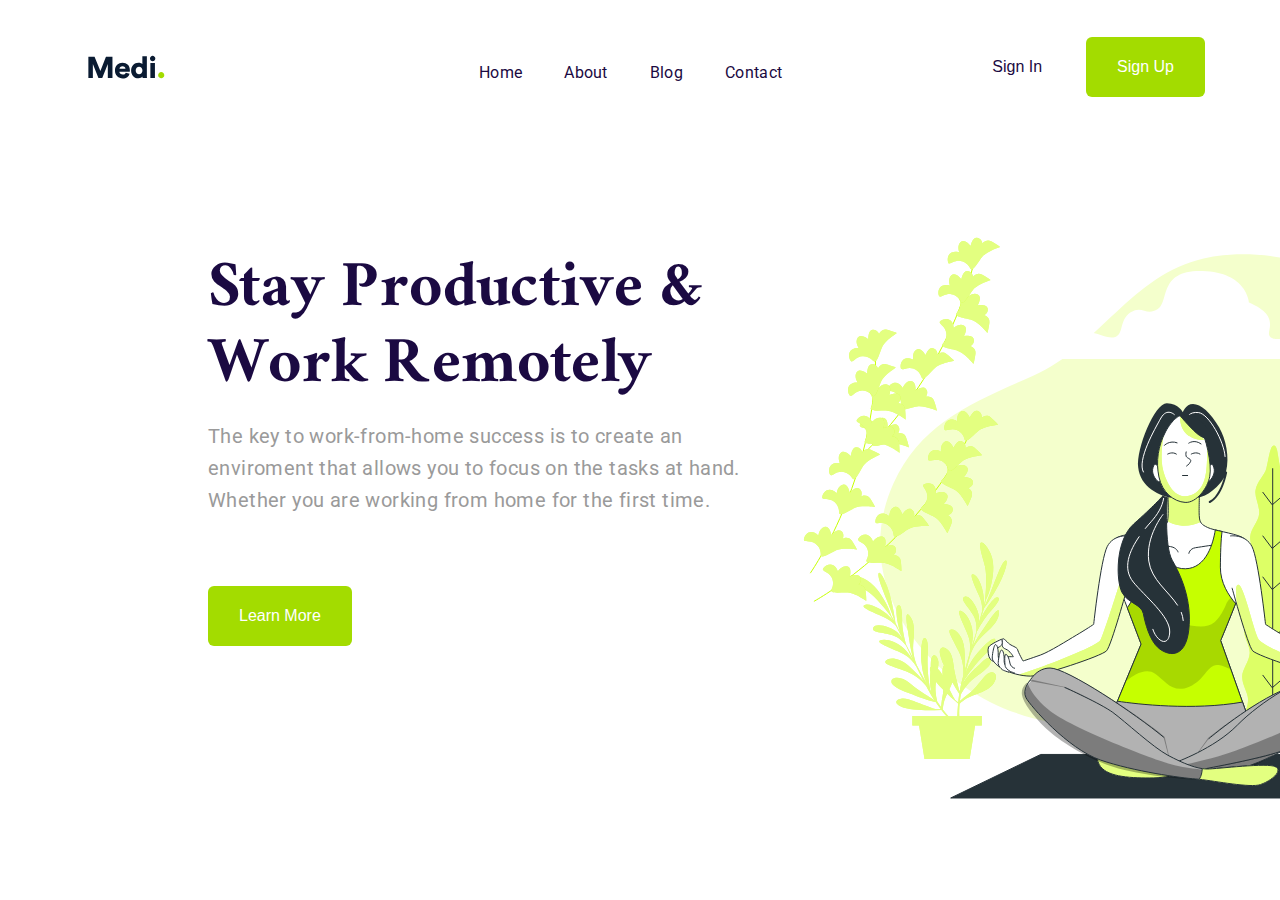
<file: Medi/index.html>
<head>

    <meta charset="UTF-8">
    <meta name="viewport" content="width=device-width, initial-scale=1.0">
    <title>Document</title>
    <link rel="stylesheet" href="style.css"> 
    <link href="https://fonts.googleapis.com/css2?family=Roboto&display=swap" rel="stylesheet">
    <link href="https://fonts.googleapis.com/css2?family=Ramaraja&family=Roboto&display=swap" rel="stylesheet"> 

</head>
<body>
    
    <div class="navbar"> 
    
        <a href="#" class="main_logo"><img src="https://ozged.github.io/Frontend-Bootcamp-101/used-images/Medi..svg" alt="main logo"></a>    
        <nav class="nav"> 
          <a href="#" class="nav__item">Home</a>
          <a href="#" class="nav__item">About</a>
          <a href="#" class="nav__item">Blog</a>
          <a href="#" class="nav__item">Contact</a>
        </nav>
        
        <div class="nav_button">
          <button type="button" class="button">Sign In</button>
          <button type="button" class="button">Sign Up</button>
        </div>
        
      </div>
      
    <div class="main_div">

        <div class="main_text">
            <span class="main_span">Stay Productive & 
                Work Remotely</span>
            <p class="main_p">The key to work-from-home success is to create an 
                enviroment that allows you to focus on the tasks at hand. 
                Whether you are working from home for the first time.
            </p>
            <button class="main_button" >Learn More</button>

        </div>

        <div class="main_img">
            <img src="https://ozged.github.io/Frontend-Bootcamp-101/used-images/Frame.svg" alt="A woman doing yoga">
        </div>

    </div>
</body>
</file>
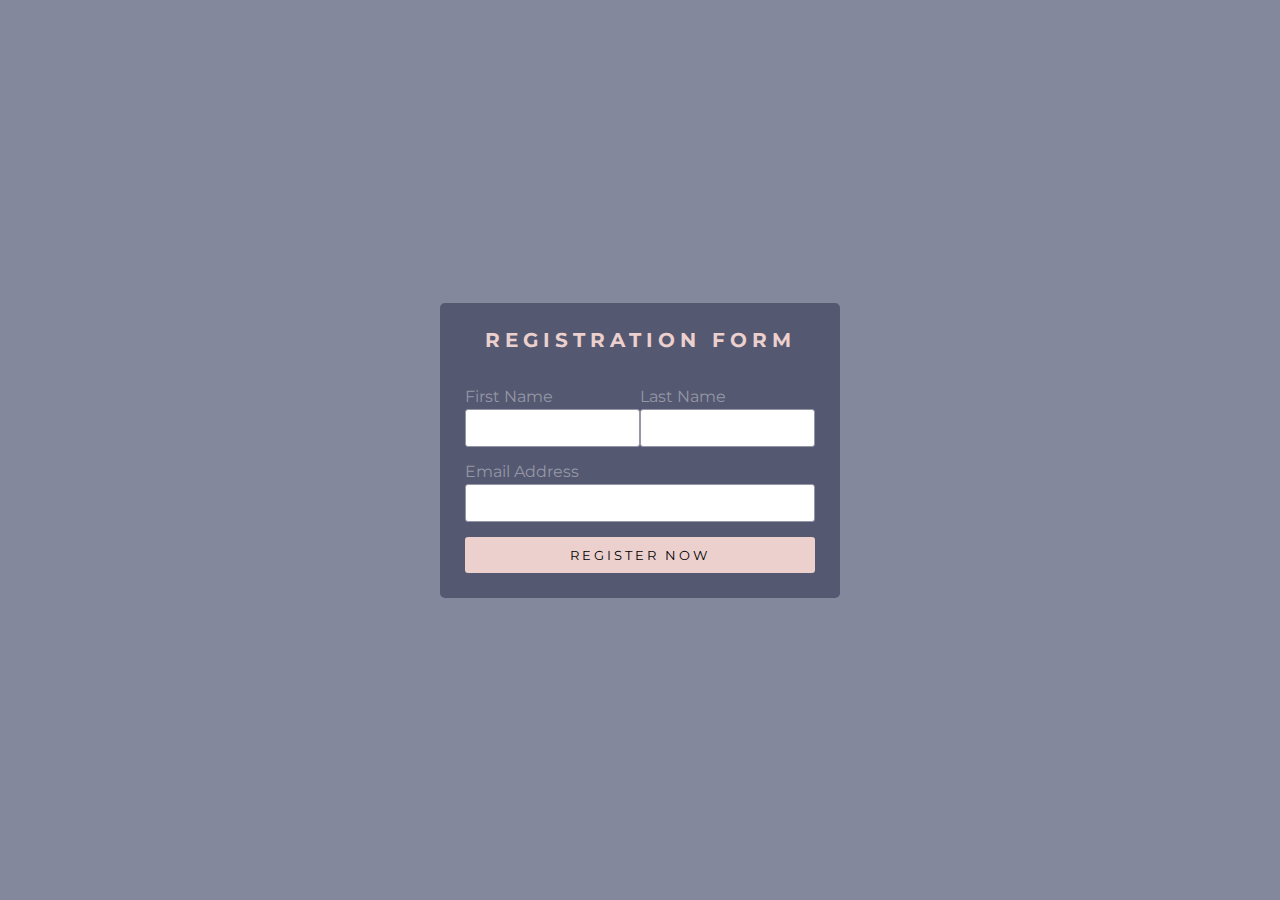
<file: register1.html>
<!DOCTYPE html>
<html lang="en">
<head>
    <meta charset="UTF-8">
    <meta name="viewport" content="width=device-width, initial-scale=1.0">
    <title>Document</title>
    <link rel="stylesheet" href="css/register1.css">    
</head>
<body>
    <div class="wrapper">
        <div class="registration_form">
            <div class="title">
                Registration Form
            </div>

            <form>
                <div class="form_wrap">
                    <div class="input_grp">
                        <div class="input_wrap">
                            <label for="fname">First Name</label>
                            <input type="text" id="fname">
                        </div>
                        <div class="input_wrap">
                            <label for="lname">Last Name</label>
                            <input type="text" id="lname">
                        </div>
                    </div>
                    <div class="input_wrap">
                        <label for="email">Email Address</label>
                        <input type="text" id="email">
                    </div>
                    <div class="input_wrap">
                        <input type="submit" value="Register Now" class="submit_btn">
                    </div>

                </div>
            </form>
        </div>
    </div>
</body>
</html>
</file>
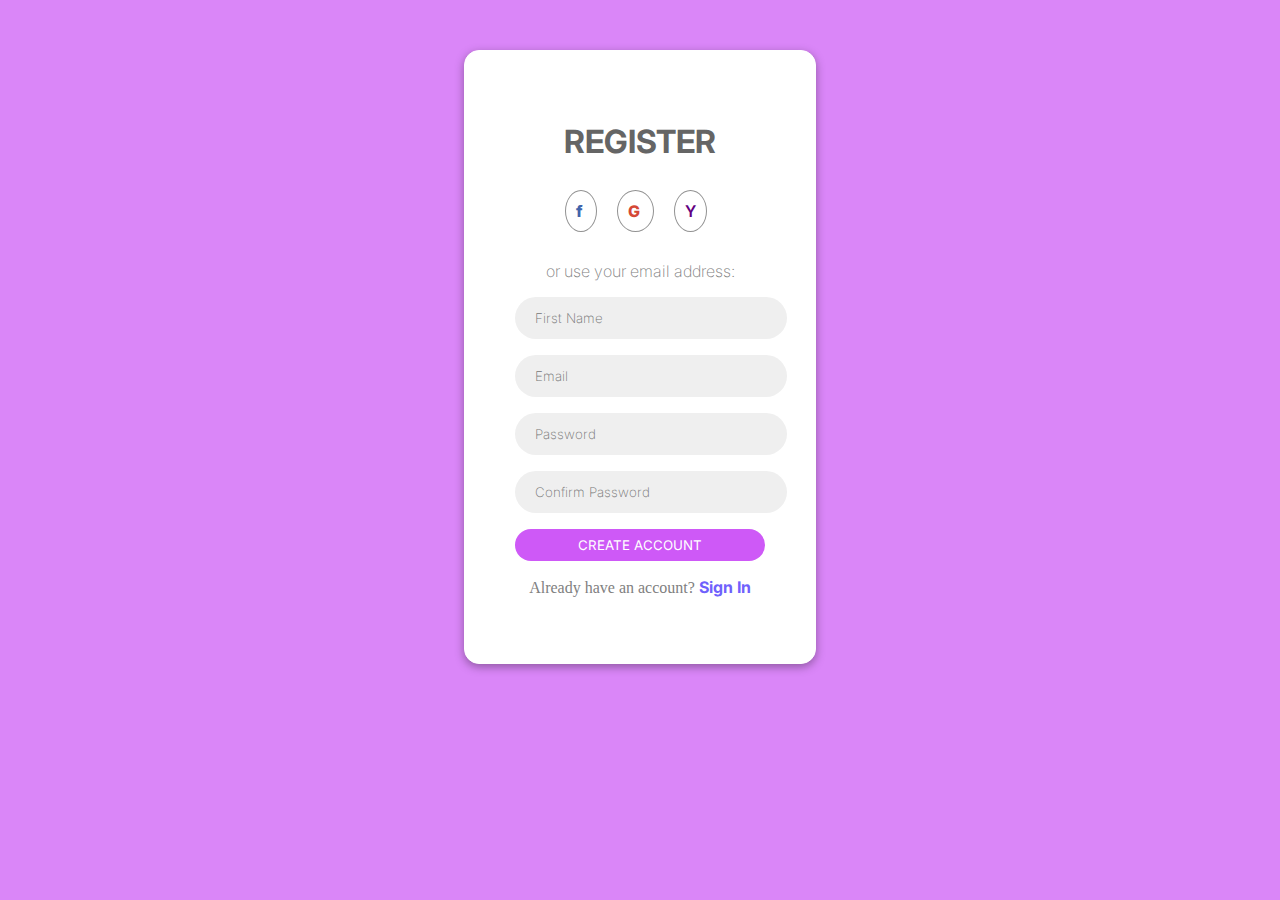
<file: register2.html>
<!DOCTYPE html>
<html lang="en">
<head>
    <meta charset="UTF-8">
    <meta name="viewport" content="width=device-width, initial-scale=1.0">
    <title>Document</title>
    <link rel="stylesheet" href="css/register2.css">    
    <link rel="preconnect" href="https://fonts.gstatic.com">
    <link href="https://fonts.googleapis.com/css2?family=Inter:wght@200;400;600;700;800&display=swap" rel="stylesheet">
</head>
<body>
    <div class="mainbox">
        <h1 class="head">REGISTER</h1>

        <div class="icon_socialmedias">
            <a href="#" class="btn-facebook"> f </a>
            <a href="#" class="btn-google"> G </a>
            <a href="#" class="btn-youtube"> Y </a>
        </div>

        <p class="desc">or use your email address:</p>

        <form class="inputs" action="">
            <input type="text" placeholder="First Name">
            <input type="email" placeholder="Email">
            <input type="password" placeholder="Password">
            <input type="password" placeholder="Confirm Password">
            <button type="submit" class="btn">CREATE ACCOUNT</button>
        </form>

        <p class="signlink">Already have an account? 
            <a href="">Sign In</a> 
        </p>
    </div>

</body>
</html>
</file>
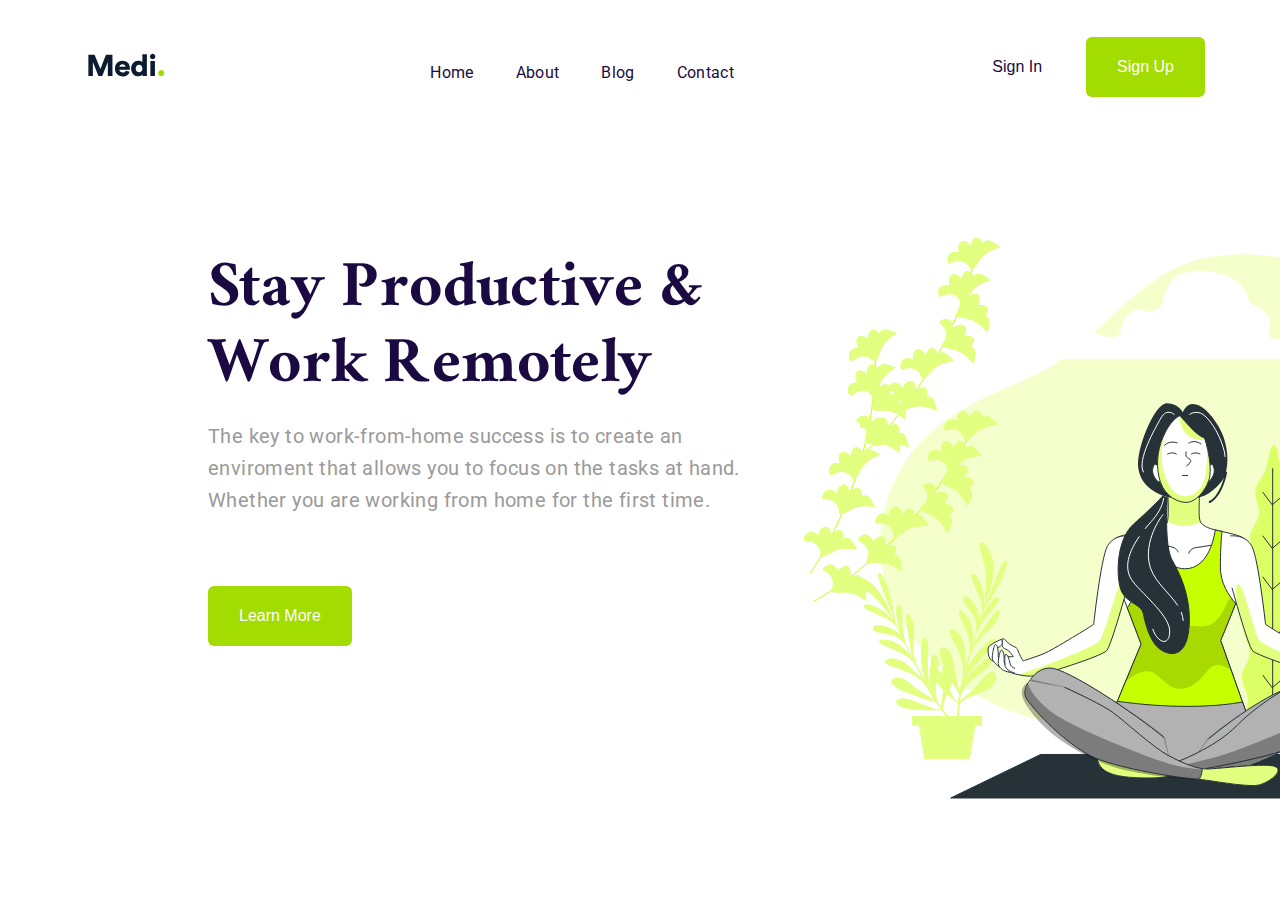
<file: page1/main.html>
<!DOCTYPE html>
<html lang="en">
<head>

    <meta charset="UTF-8">
    <meta name="viewport" content="width=device-width, initial-scale=1.0">
    <title>Document</title>
    <link rel="stylesheet" href="style.css"> 
    <link href="https://fonts.googleapis.com/css2?family=Roboto&display=swap" rel="stylesheet">
    <link href="https://fonts.googleapis.com/css2?family=Ramaraja&family=Roboto&display=swap" rel="stylesheet"> 

</head>
<body>
    
    <div class="navbar"> 
    
        <a href="#" class="main_logo"><img src="https://ozged.github.io/Frontend-Bootcamp-101/used-images/Medi..svg" alt="main logo"></a>
        <nav class="nav"> 
          
          <a href="#" class="nav_item">Home</a>
          <a href="#" class="nav_item">About</a>
          <a href="#" class="nav_item">Blog</a>
          <a href="#" class="nav_item">Contact</a>
        </nav>
        
        <div class="nav_button">
          <button type="button" class="button">Sign In</button>
          <button type="button" class="button">Sign Up</button>
        </div>
        
      </div>
      
    <div class="main_div">

        <div class="main_text">
            <span class="main_span">Stay Productive & 
                Work Remotely</span>
            <p class="main_p">The key to work-from-home success is to create an 
                enviroment that allows you to focus on the tasks at hand. 
                Whether you are working from home for the first time.
            </p>
            <button class="main_button" >Learn More</button>

        </div>

        <div class="main_img">
            <img src="https://ozged.github.io/Frontend-Bootcamp-101/used-images/Frame.svg" alt="A woman doing yoga">
        </div>

    </div>
</body>
</html>
</file>
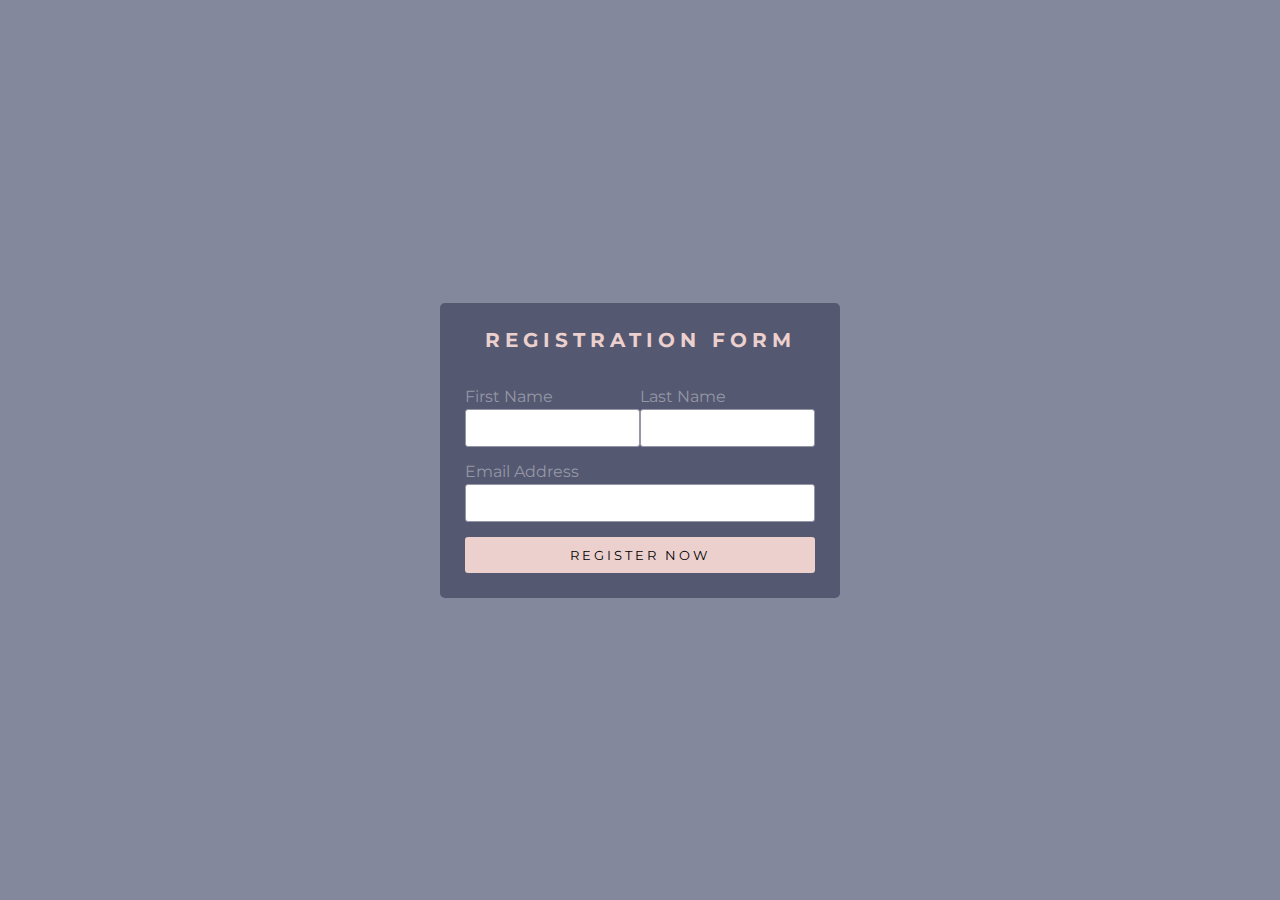
<file: registerform1/register1.html>
<!DOCTYPE html>
<html lang="en">
<head>
    <meta charset="UTF-8">
    <meta name="viewport" content="width=device-width, initial-scale=1.0">
    <title>Document</title>
    <link rel="stylesheet" href="register1.css">    
</head>
<body>
    <div class="wrapper">
        <div class="registration_form">
            <div class="title">
                Registration Form
            </div>

            <form>
                <div class="form_wrap">
                    <div class="input_grp">
                        <div class="input_wrap">
                            <label for="fname">First Name</label>
                            <input type="text" id="fname">
                        </div>
                        <div class="input_wrap">
                            <label for="lname">Last Name</label>
                            <input type="text" id="lname">
                        </div>
                    </div>
                    <div class="input_wrap">
                        <label for="email">Email Address</label>
                        <input type="text" id="email">
                    </div>
                    <div class="input_wrap">
                        <input type="submit" value="Register Now" class="submit_btn">
                    </div>

                </div>
            </form>
        </div>
    </div>
</body>
</html>
</file>
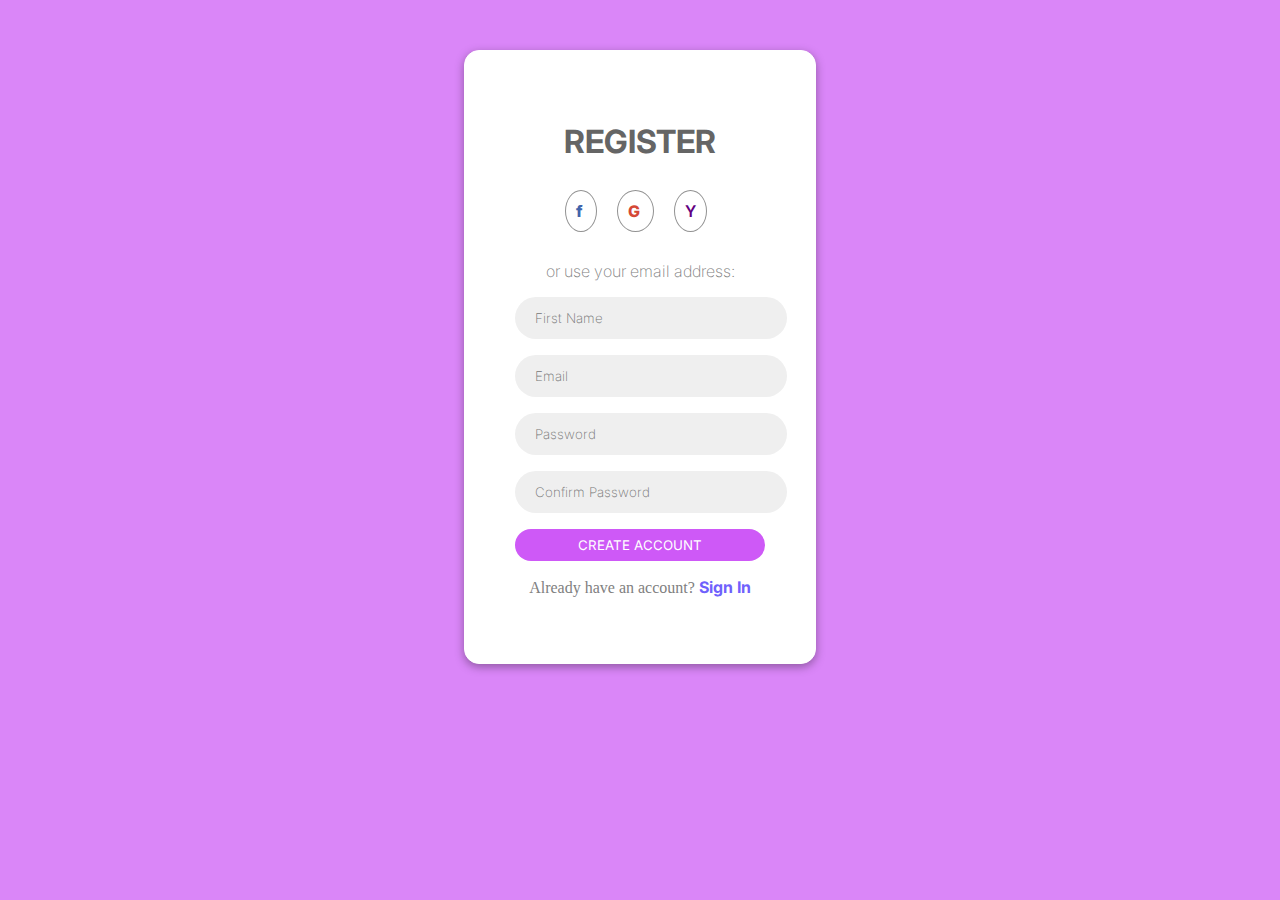
<file: registerform2/register2.html>
<!DOCTYPE html>
<html lang="en">
<head>
    <meta charset="UTF-8">
    <meta name="viewport" content="width=device-width, initial-scale=1.0">
    <title>Document</title>
    <link rel="stylesheet" href="register2.css">    
    <link rel="preconnect" href="https://fonts.gstatic.com">
    <link href="https://fonts.googleapis.com/css2?family=Inter:wght@200;400;600;700;800&display=swap" rel="stylesheet">
</head>
<body>
    <div class="mainbox">
        <h1 class="head">REGISTER</h1>

        <div class="icon_socialmedias">
            <a href="#" class="btn-facebook"> f </a>
            <a href="#" class="btn-google"> G </a>
            <a href="#" class="btn-youtube"> Y </a>
        </div>

        <p class="desc">or use your email address:</p>

        <form class="inputs" action="">
            <input type="text" placeholder="First Name">
            <input type="email" placeholder="Email">
            <input type="password" placeholder="Password">
            <input type="password" placeholder="Confirm Password">
            <button type="submit" class="btn">CREATE ACCOUNT</button>
        </form>

        <p class="signlink">Already have an account? 
            <a href="">Sign In</a> 
        </p>
    </div>

</body>
</html>
</file>
<file: Medi/style.css>
:root {
    --font-family-roboto: "Roboto", sans-serif;
    --font-family-ramaraja: "Ramaraja", sans-serif;
    --green: #A3DC00;
    --gray: #9A9A9A;
    --purple: #1B0A42;
    --white: #FFFFFF;

}
  
body{
    background-color:var(--white);
}
  
.navbar{
    align-items:center;
    display:flex;
    justify-content:space-between;
    margin-left:80px;
    margin-top:37px;
   
}
  
.navbar .nav{
    font-family: var(--font-family-roboto);
    font-size: 16px;
    font-weight: 400;
    padding-left: 97px;
    padding-top:11px;
}
  
.navbar .nav a{
    color: var(--purple);
    letter-spacing: 0.02em;
    line-height: 24px;
    padding-left: 38px;
    text-align: center;
    text-decoration: none;
}
  
button{
    background-color: var(--green);
    border: none;
    border-radius: 6px;
    color: var(--white);
    cursor: pointer;
    font-size: 16px;
    line-height: 24px;
    padding: 18px 31px;
}
  
.navbar .nav_button .button:first-child{
    color: var(--purple);
    background-color: var(--white);
    padding-right: 40px;
}
  
.navbar .nav_button .button:last-child{
    margin-right: 67px;
}
  
.main_div{
    margin-left: 200px;
    margin-top: 161px;
}

.main_div .main_text{
      max-width: 583px;
}

.main_div .main_text .main_span{
    color:var(--purple);
    font-family: var(--font-family-ramaraja);
    font-style: normal;
    font-weight: normal;
    font-size: 72px;
    line-height: 76px;
    letter-spacing: 0.02em;
    margin-top: 280px;
}

.main_div .main_text .main_p{
    color:var(--gray);
    font-family: var(--font-family-roboto);
    font-style: normal;
    font-weight: 400px;
    font-size: 20px;
    line-height: 32px;
    letter-spacing: 0.02em;
    margin-top: 10px;
}

.main_div .main_text .main_button{
    margin-top: 50px;
}

.main_div .main_img{
    position: absolute;
    width: 756px;
    height: 638px;
    left: 802px;
    top: 161px;
}
</file>
<file: css/register1.css>
@import url('https://fonts.googleapis.com/css2?family=Montserrat:wght@400;700&display=swap');

*{
    box-sizing: border-box;
    font-family: 'Montserrat', sans-serif;
    list-style: none;
    margin: 0;
    padding: 0;
}

body{
    background: #84889c;
}

.wrapper{
    align-items: center;
    display: flex;
    justify-content: center;
    min-height: 100vh;
}

.registration_form{
    background: #545871;
    border-radius: 5px;
    padding: 25px;
    width: 400px;
}

.registration_form .title{
	text-align: center;
	font-size: 20px;
	text-transform: uppercase;
	color: #ebd0ce;
	letter-spacing: 5px;
	font-weight: 700;
}

.form_wrap{
	margin-top: 35px;
}

.form_wrap .input_wrap{
	margin-bottom: 15px;
}

.form_wrap .input_wrap:last-child{
	margin-bottom: 0;
}

.form_wrap .input_wrap label{
	display: block;
	margin-bottom: 3px;
	color: #9597a6;
}

.form_wrap .input_grp{
	display: flex;
	justify-content: space-between;
}

.form_wrap  input[type="text"]{
	width: 100%;
	border-radius: 3px;
	border: 1px solid #9597a6;
	padding: 10px;
	outline: none;
}

.form_wrap  input[type="text"]{
	width: 100%;
	border-radius: 3px;
	border: 1px solid #9597a6;
	padding: 10px;
	outline: none;
}

.form_wrap  input[type="text"]:focus{
	border-color: #ebd0ce;
}

.form_wrap .submit_btn{
	width: 100%;
	background: #ebd0ce;
	padding: 10px;
	border: 0;
	border-radius: 3px;
	text-transform: uppercase;
	letter-spacing: 3px;
	cursor: pointer;
}

.form_wrap .submit_btn:hover{
	background: #ffd5d2;
}
</file>
<file: css/register2.css>
body{
    background-color: #DA86F8;
}

.mainbox{
    background-color: #ffffff ;
    border: 1px solid rgb(255, 255, 255);
    border-radius: 15px;
    box-shadow: 0px 3px 10px rgb(0,0,0, 0.35);
    margin: 50px auto;
    padding: 50px ;
    width: 250px;
}

.mainbox .icon_socialmedias{
    margin: 40px;
}

.mainbox .icon_socialmedias a{
    border: 1px solid rgba(128, 128, 128, 0.863);
    border-radius: 50%;
    display: inline;
    font-family: "Inter", sans-serif;
    margin: 10px;
    padding: 10px;
    text-align: center;
    text-decoration: none;
}

.mainbox .icon_socialmedias .btn-facebook{
    color: #4064AC;
    font-weight: 800;
}

.mainbox .icon_socialmedias .btn-google{
    color:#D54836;
    font-weight: 800;
}

.mainbox .icon_socialmedias .btn-youtube{
    color: rgb(98, 0, 128);
    font-weight: 600;
}

.mainbox .head{
    color:#656565 ;
    font-family: 'Inter', sans-serif;
    font-weight: 700;
    text-align: center;
}

.mainbox .desc{
    color: gray;
    font-family: 'Inter', sans-serif;
    font-weight: 200;
    text-align: center;
}

.mainbox input {
    border:none;
    border-radius: 50px;
    background-color: #EFEFEF;
    display: block;
    font-family: 'Inter',sans-serif;
    font-weight: 200;
    height: 40px;
    margin-bottom: 16px;
    padding-left: 20px;
    width: 100%;
}

.mainbox .btn{
    background-color:#CE59F7 ;
    border:none;
    border-radius: 50px;
    color: white;
    cursor: pointer;
    display: block;
    font-family: 'Inter', sans-serif;
    font-weight: 400;
    padding: 8px;
    text-transform:uppercase;
    width: 100%;

}

.mainbox .signlink{
    color:gray ;
    text-align: center;
}

.mainbox .signlink a{
    color: #6F61FC;
    font-family: 'Inter', sans-serif;
    font-weight: 700;
    text-decoration: none;
}
</file>
<file: page1/style.css>
:root {
    --font-family-roboto: "Roboto", sans-serif;
    --font-family-ramaraja: "Ramaraja", sans-serif;
    --green: #A3DC00;
    --gray: #9A9A9A;
    --purple: #1B0A42;
    --white: #FFFFFF;

}
  
body{
    background-color:var(--white);
}
  
.navbar{
    align-items:center;
    display:flex;
    justify-content:space-between;
    margin-left:80px;
    margin-top:37px;
   
}
  
.navbar .nav{
    font-family: var(--font-family-roboto);
    font-size: 16px;
    font-weight: 400;
    padding-top:11px;
}

  
.navbar .nav a{
    color: var(--purple);
    letter-spacing: 0.02em;
    line-height: 24px;
    padding-left: 38px;
    text-align: center;
    text-decoration: none;
}
  
button{
    background-color: var(--green);
    border: none;
    border-radius: 6px;
    color: var(--white);
    cursor: pointer;
    font-size: 16px;
    line-height: 24px;
    padding: 18px 31px;
}
  
.navbar .nav_button .button:first-child{
    color: var(--purple);
    background-color: var(--white);
    padding-right: 40px;
}
  
.navbar .nav_button .button:last-child{
    margin-right: 67px;
}
  
.main_div{
    margin-left: 200px;
    margin-right: 42px;
    margin-top: 161px;
}

.main_div .main_text{
      max-width: 583px;
}

.main_div .main_text .main_span{
    color:var(--purple);
    font-family: var(--font-family-ramaraja);
    font-style: normal;
    font-weight: normal;
    font-size: 72px;
    line-height: 76px;
    letter-spacing: 0.02em;
    margin-top: 280px;
}

.main_div .main_text .main_p{
    color:var(--gray);
    font-family: var(--font-family-roboto);
    font-style: normal;
    font-weight: 400px;
    font-size: 20px;
    line-height: 32px;
    letter-spacing: 0.02em;
    margin-top: 10px;
}

.main_div .main_text .main_button{
    margin-top: 50px;
}

.main_div .main_img{
    position: absolute;
    left: 802px;
    height: 638px;
    top: 161px;
    width: 756px;
    margin-right: 42px;

}
</file>
<file: registerform1/register1.css>
@import url('https://fonts.googleapis.com/css2?family=Montserrat:wght@400;700&display=swap');

*{
    box-sizing: border-box;
    font-family: 'Montserrat', sans-serif;
    list-style: none;
    margin: 0;
    padding: 0;
}

body{
    background: #84889c;
}

.wrapper{
    align-items: center;
    display: flex;
    justify-content: center;
    min-height: 100vh;
}

.registration_form{
    background: #545871;
    border-radius: 5px;
    padding: 25px;
    width: 400px;
}

.registration_form .title{
	text-align: center;
	font-size: 20px;
	text-transform: uppercase;
	color: #ebd0ce;
	letter-spacing: 5px;
	font-weight: 700;
}

.form_wrap{
	margin-top: 35px;
}

.form_wrap .input_wrap{
	margin-bottom: 15px;
}

.form_wrap .input_wrap:last-child{
	margin-bottom: 0;
}

.form_wrap .input_wrap label{
	display: block;
	margin-bottom: 3px;
	color: #9597a6;
}

.form_wrap .input_grp{
	display: flex;
	justify-content: space-between;
}

.form_wrap  input[type="text"]{
	width: 100%;
	border-radius: 3px;
	border: 1px solid #9597a6;
	padding: 10px;
	outline: none;
}

.form_wrap  input[type="text"]{
	width: 100%;
	border-radius: 3px;
	border: 1px solid #9597a6;
	padding: 10px;
	outline: none;
}

.form_wrap  input[type="text"]:focus{
	border-color: #ebd0ce;
}

.form_wrap .submit_btn{
	width: 100%;
	background: #ebd0ce;
	padding: 10px;
	border: 0;
	border-radius: 3px;
	text-transform: uppercase;
	letter-spacing: 3px;
	cursor: pointer;
}

.form_wrap .submit_btn:hover{
	background: #ffd5d2;
}
</file>
<file: registerform2/register2.css>
body{
    background-color: #DA86F8;
}

.mainbox{
    background-color: #ffffff ;
    border: 1px solid rgb(255, 255, 255);
    border-radius: 15px;
    box-shadow: 0px 3px 10px rgb(0,0,0, 0.35);
    margin: 50px auto;
    padding: 50px ;
    width: 250px;
}

.mainbox .icon_socialmedias{
    margin: 40px;
}

.mainbox .icon_socialmedias a{
    border: 1px solid rgba(128, 128, 128, 0.863);
    border-radius: 50%;
    display: inline;
    font-family: "Inter", sans-serif;
    margin: 10px;
    padding: 10px;
    text-align: center;
    text-decoration: none;
}

.mainbox .icon_socialmedias .btn-facebook{
    color: #4064AC;
    font-weight: 800;
}

.mainbox .icon_socialmedias .btn-google{
    color:#D54836;
    font-weight: 800;
}

.mainbox .icon_socialmedias .btn-youtube{
    color: rgb(98, 0, 128);
    font-weight: 600;
}

.mainbox .head{
    color:#656565 ;
    font-family: 'Inter', sans-serif;
    font-weight: 700;
    text-align: center;
}

.mainbox .desc{
    color: gray;
    font-family: 'Inter', sans-serif;
    font-weight: 200;
    text-align: center;
}

.mainbox input {
    border:none;
    border-radius: 50px;
    background-color: #EFEFEF;
    display: block;
    font-family: 'Inter',sans-serif;
    font-weight: 200;
    height: 40px;
    margin-bottom: 16px;
    padding-left: 20px;
    width: 100%;
}

.mainbox .btn{
    background-color:#CE59F7 ;
    border:none;
    border-radius: 50px;
    color: white;
    cursor: pointer;
    display: block;
    font-family: 'Inter', sans-serif;
    font-weight: 400;
    padding: 8px;
    text-transform:uppercase;
    width: 100%;

}

.mainbox .signlink{
    color:gray ;
    text-align: center;
}

.mainbox .signlink a{
    color: #6F61FC;
    font-family: 'Inter', sans-serif;
    font-weight: 700;
    text-decoration: none;
}
</file>
